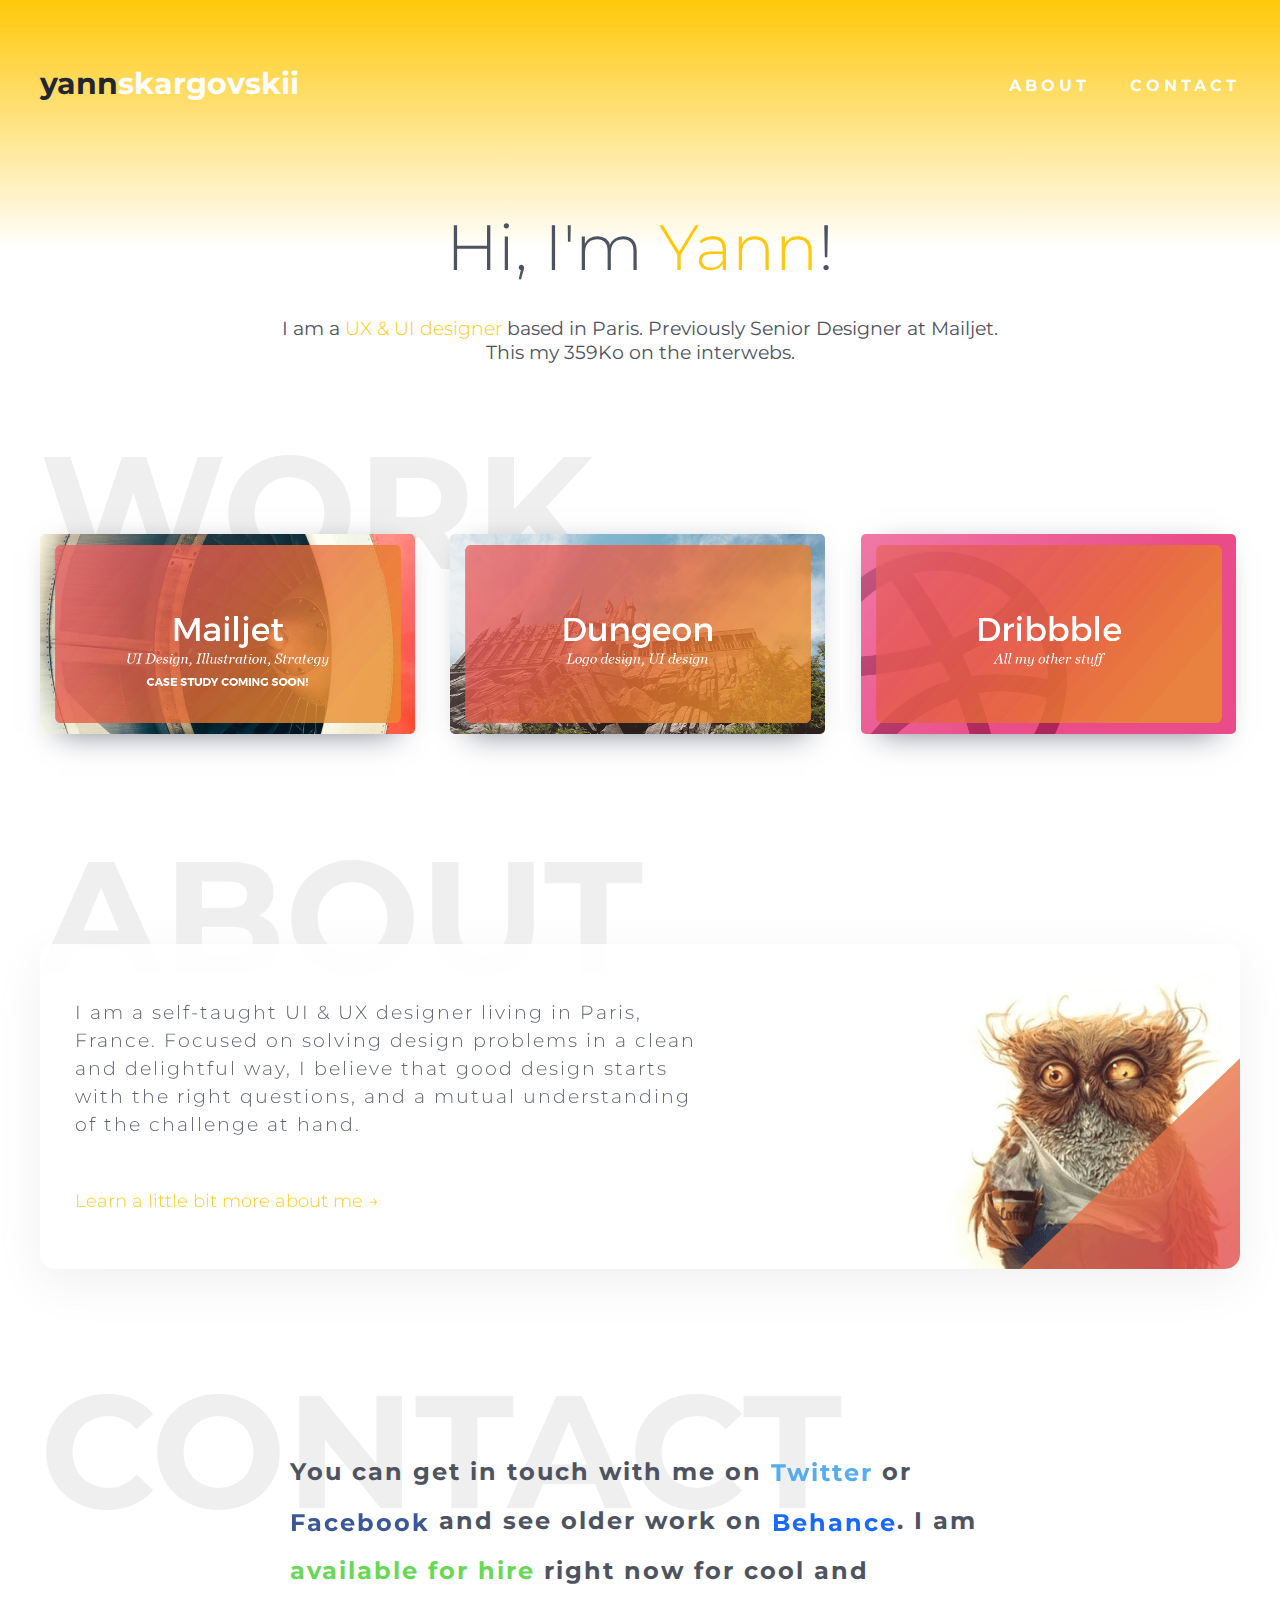
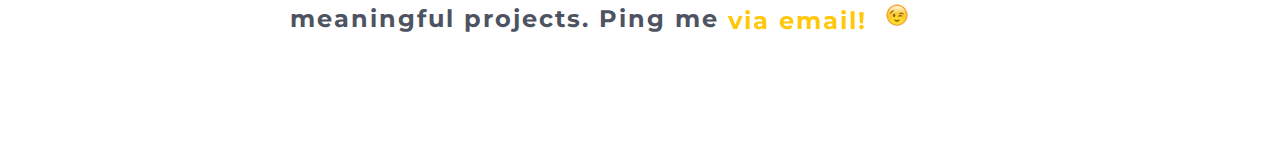
<file: index.html>
<!DOCTYPE html>
<html>
  <head>
    <meta charset="utf-8">
    <title>Yann S. - Portfolio</title>
    <link rel="apple-touch-icon" sizes="72x72" href="img/apple-touch-icon.png">
    <link rel="icon" type="image/png" href="img/favicon-32x32.png" sizes="32x32">
    <link rel="icon" type="image/png" href="img/favicon-16x16.png" sizes="16x16">
    <link rel="manifest" href="img/manifest.json">
    <link rel="mask-icon" href="img/safari-pinned-tab.svg" color="#5bbad5">
    <meta name="theme-color" content="#ffffff">
    <link rel="stylesheet" href="css/minstyle.css" media="screen" title="no title" charset="utf-8">
    <link href="https://fonts.googleapis.com/css?family=Montserrat|Source+Sans+Pro:200,300,400,700" rel="stylesheet">
    <script type="text/javascript" src="css/min.js"></script>
  </head>
  <body>
    <div class="gradient"></div>
    <section class="main wrap">
      <header>
        <a href="index.html"><h4 id="logo" class="come-in">yann<span>skargovskii</span></h4></a>
        <ul id="menu" class="come-in">
          <li><a href="#contact" class="hvr-grow">contact</a></li>
          <li><a href="about.html" class="hvr-grow">about</a></li>
        </ul>
      </header>
      <section id="welcome">
        <h1 class="come-in">Hi, I'm <b>Yann</b>!</h1>
        <h2 class="come-in">I am a <b>UX & UI designer</b> based in Paris. Previously Senior Designer at Mailjet.<br>This my 359Ko on the interwebs.</h2>
      </section>
      <section id="work">
        <h3 class="come-in">work</h3>
        <div class="grids">
          <div class="work come-in grid-4" id="mj">
            <a href="https://www.mailjet.com" target="_blank">
              <div class="atvImg" style="width:375px;height:200px;">
                <div class="atvImg-layer" data-img="img/mj-bg.png"></div>
                <div class="atvImg-layer" data-img="img/gradient.png"></div>
                <div class="atvImg-layer" data-img="img/mj.png"></div>
              </div>
            </a>
          </div>
          <div class="work come-in grid-4" id="dungeon">
            <a href="https://www.behance.net/gallery/14113875/Dungeon-open-source-CMS-for-gamers" target="_blank">
              <div class="atvImg" style="width:375px;height:200px;">

                 <div class="atvImg-layer" data-img="img/dg-bg.png"></div>
                 <div class="atvImg-layer" data-img="img/gradient.png"></div>
                 <div class="atvImg-layer" data-img="img/dg-text.png"></div>
              </div>
            </a>
          </div>
          <div class="work come-in grid-4" id="dribbble">
            <a href="https://www.dribbble.com/yanns" target="_blank">
              <div class="atvImg" style="width:375px;height:200px;">
                 <div class="atvImg-layer" data-img="img/db-bg.png"></div>
                 <div class="atvImg-layer" data-img="img/gradient.png"></div>
                 <div class="atvImg-layer" data-img="img/db-text.png"></div>
              </div>
            </a>
          </div>
        </div>
      </section>
      <section id="about">
        <h3 class="come-in">about</h3>
        <div class="grids">
          <div class="about come-in">
            <div class="text come-in grid-7">
              <p>I am a self-taught UI & UX designer living in Paris, France. Focused on solving design problems in a clean and delightful way, I believe that good design starts with the right questions, and a mutual understanding of the challenge at hand.</p><br>
              <a href="about.html" class="read-more hvr-float"></a>
            </div>
            <div class="photo come-in grid-5"></div>
          </div>
        </div>
      </section>
      <section id="contact">
        <h3 class="come-in">contact</h3>
        <p class="come-in presentation">
          You can get in touch with me on <a href="https://www.twitter.com/yannskar" id="tw" class="hvr-float" target="_blank">Twitter</a> or <a href="https://www.facebook.com/yann.skargovskii" id="fb" class="hvr-float" target="_blank">Facebook</a> and see older work on <a href="https://www.behance.net/yanns" id="be" class="hvr-float" target="_blank">Behance</a>.
          I am <i>available for hire</i> right now for cool and meaningful projects. Ping me <a href="mailto:yann.skar@gmail.com" id="mail" class="hvr-float">via email! &nbsp</a><img src="img/emoji.png" style="width:24px;height:24px;"/>
        </p>
      </section>
    </section>

  <script type="text/javascript">
    atvImg();
  </script>

  </body>
</html>
</file>
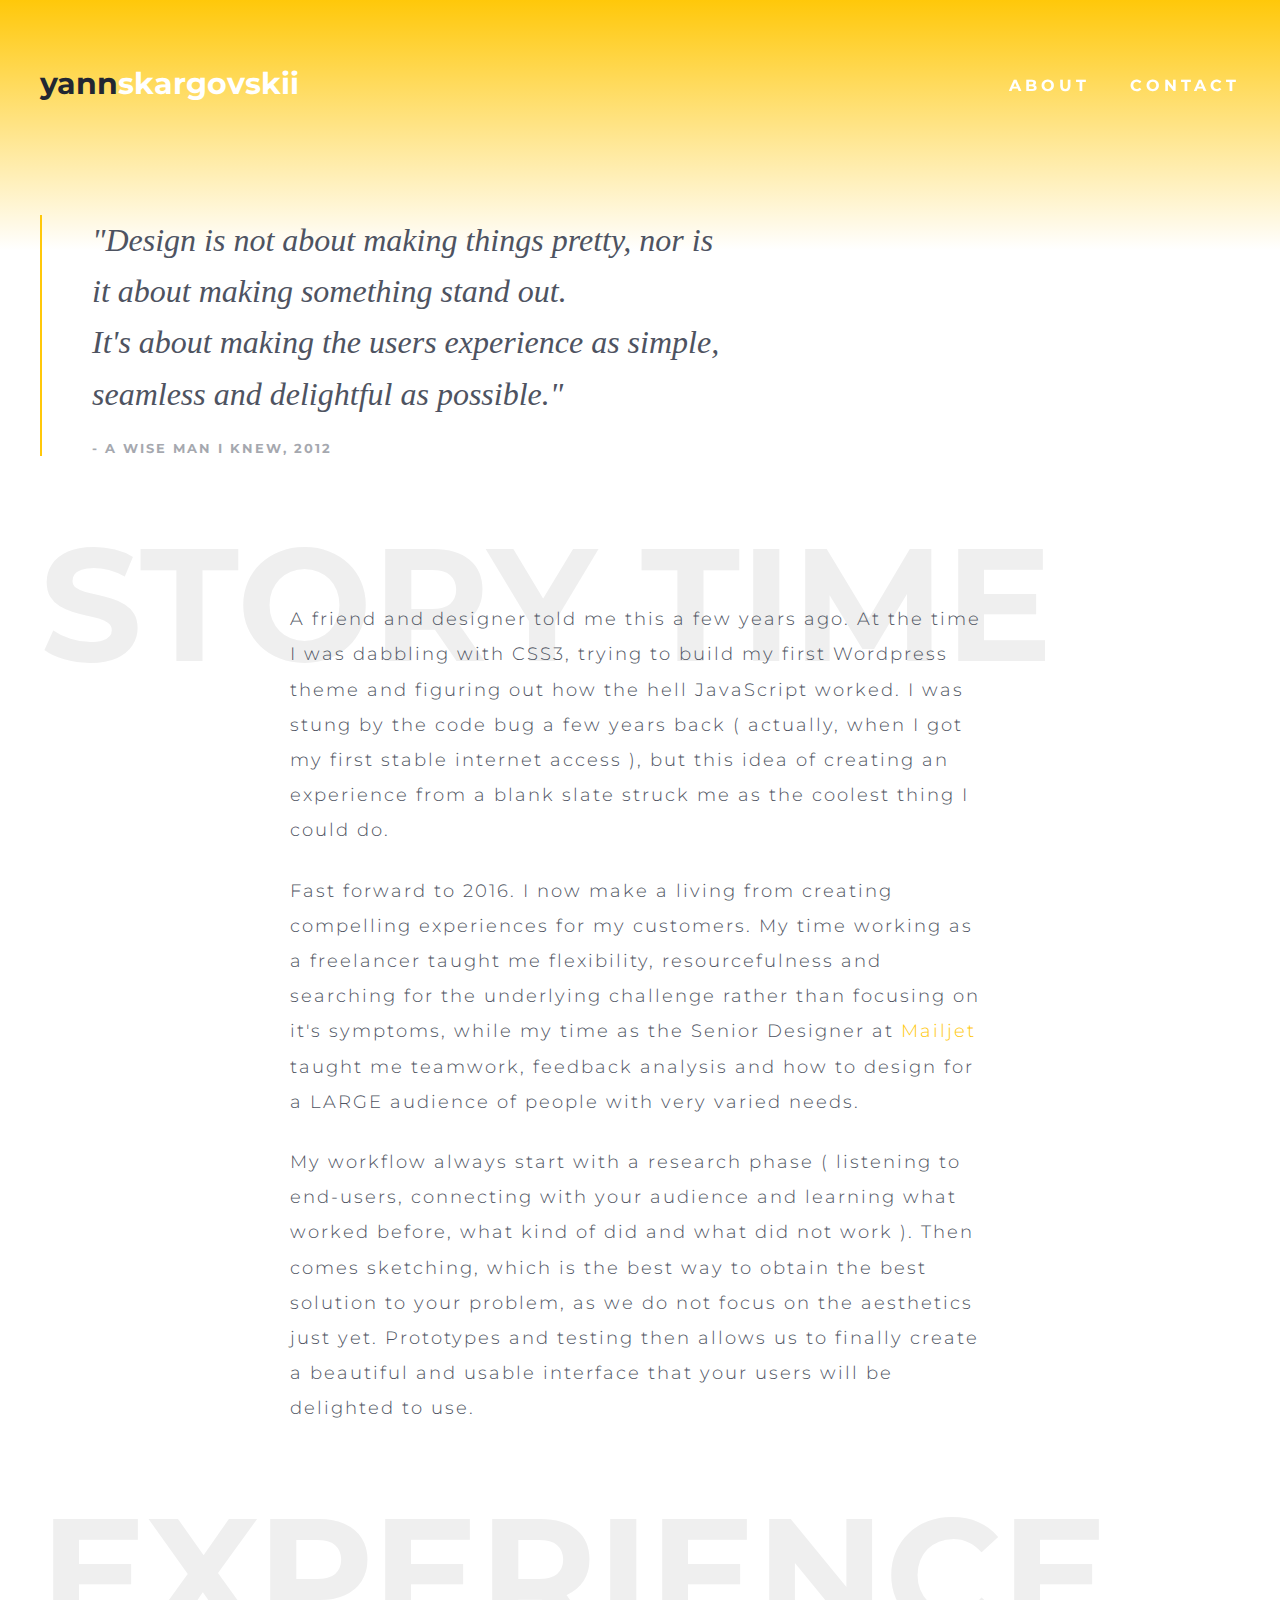
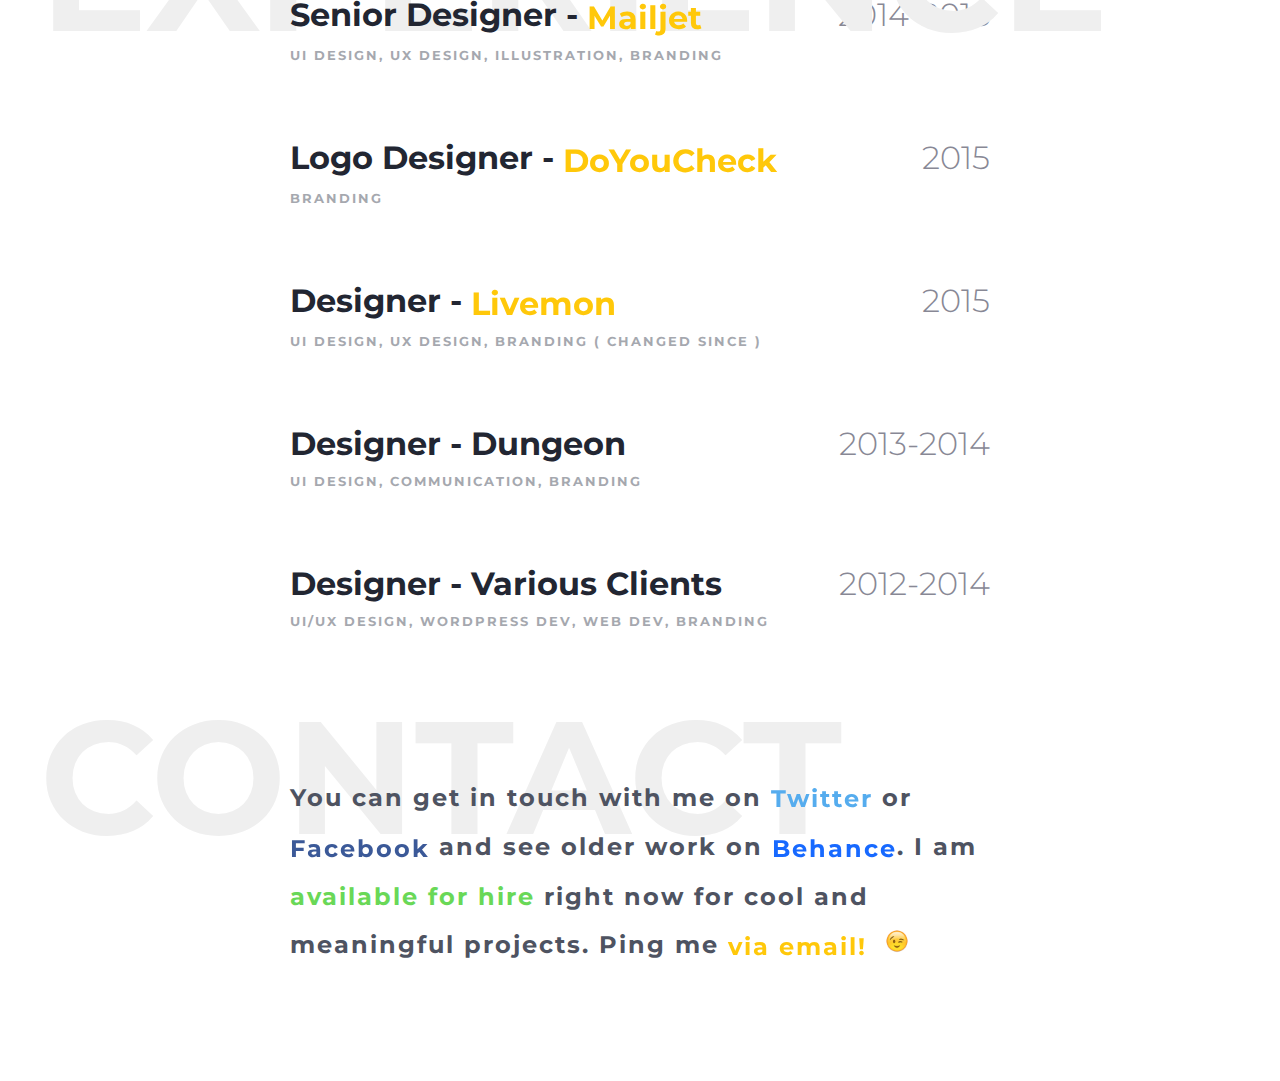
<file: about.html>
<!DOCTYPE html>
<html>
  <head>
    <meta charset="utf-8">
    <title>Yann S. - About</title>
    <link rel="apple-touch-icon" sizes="72x72" href="img/apple-touch-icon.png">
    <link rel="icon" type="image/png" href="img/favicon-32x32.png" sizes="32x32">
    <link rel="icon" type="image/png" href="img/favicon-16x16.png" sizes="16x16">
    <link rel="manifest" href="img/manifest.json">
    <link rel="mask-icon" href="img/safari-pinned-tab.svg" color="#5bbad5">
    <meta name="theme-color" content="#ffffff">
    <link rel="stylesheet" href="css/minstyle.css" media="screen" title="no title" charset="utf-8">
    <link href="https://fonts.googleapis.com/css?family=Montserrat|Source+Sans+Pro:200,300,400,700" rel="stylesheet">
    <script type="text/javascript" src="css/min.js"></script>
  </head>
  <body>
    <div class="gradient"></div>
    <section class="main wrap">
      <header>
        <a href="index.html"><h4 id="logo" class="come-in">yann<span>skargovskii</span></h4></a>
        <ul id="menu" class="come-in">
          <li><a href="#contact" class="hvr-grow">contact</a></li>
          <li><a href="about.html" class="hvr-grow">about</a></li>
        </ul>
      </header>
      <section id="quote" class="come-in">
        <div class="grids">
          <h1 class="quote grid-7">"Design is not about making things pretty, nor is it about making something stand out.<br>It's about making the users experience as simple, seamless and delightful as possible."</h1>
          <h5>- A wise man I knew, 2012</h5>
        </div>
      </section>
      <section id="presentation">
        <h3 class="come-in">story time</h3>
        <div class="presentation come-in">
          <p>
            A friend and designer told me this a few years ago. At the time I was dabbling with CSS3, trying to build my first Wordpress theme and figuring out how the hell JavaScript worked. I was stung by the code bug a few years back ( actually, when I got my first stable internet access ), but this idea of creating an experience from a blank slate struck me as the coolest thing I could do.
          </p>
          <p>
            Fast forward to 2016. I now make a living from creating compelling experiences for my customers. My time working as a freelancer taught me flexibility, resourcefulness and searching for the underlying challenge rather than focusing on it's symptoms, while my time as the Senior Designer at <a href="https://www.mailjet.com">Mailjet</a> taught me teamwork, feedback analysis and how to design for a LARGE audience of people with very varied needs.
          </p>
          <p>
            My workflow always start with a research phase ( listening to end-users, connecting with your audience and learning what worked before, what kind of did and what did not work ). Then comes sketching, which is the best way to obtain the best solution to your problem, as we do not focus on the aesthetics just yet. Prototypes and testing then allows us to finally create a beautiful and usable interface that your users will be delighted to use.
          </p>
        </div>
      </section>
      <section id="experience">
        <h3 class="come-in">experience</h3>
        <div class="presentation come-in">
          <h6>Senior Designer - <a href="https://www.mailjet.com" class="hvr-float">Mailjet</a><span>2014-2016</span></h6>
          <h5>UI Design, UX Design, Illustration, Branding</h4>
        </div>
        <div class="presentation come-in">
          <h6>Logo Designer - <a href="https://www.doyoucheck.com" class="hvr-float">DoYouCheck</a><span>2015</span></h6>
          <h5>Branding</h4>
        </div>
        <div class="presentation come-in">
          <h6>Designer - <a href="https://www.livemon.com" class="hvr-float">Livemon</a><span>2015</span></h6>
          <h5>UI Design, UX Design, Branding ( changed since )</h4>
        </div>
        <div class="presentation come-in">
          <h6>Designer - Dungeon<span>2013-2014</span></h6>
          <h5>UI Design, Communication, Branding</h4>
        </div>
        <div class="presentation come-in">
          <h6>Designer - Various Clients<span>2012-2014</span></h6>
          <h5>UI/UX Design, Wordpress Dev, Web Dev, Branding</h4>
        </div>
      </section>
      <section id="contact">
        <h3 class="come-in">contact</h3>
        <p class="come-in presentation">
          You can get in touch with me on <a href="https://www.twitter.com/yannskar" id="tw" class="hvr-float" target="_blank">Twitter</a> or <a href="https://www.facebook.com/yann.skargovskii" id="fb" class="hvr-float" target="_blank">Facebook</a> and see older work on <a href="https://www.behance.net/yanns" id="be" class="hvr-float" target="_blank">Behance</a>.
          I am <i>available for hire</i> right now for cool and meaningful projects. Ping me <a href="mailto:yann.skar@gmail.com" id="mail" class="hvr-float">via email! &nbsp</a><img src="img/emoji.png" style="width:24px;height:24px;"/>
        </p>
      </section>
    </section>
    </section>

  <script type="text/javascript">
    atvImg();
  </script>

  </body>
</html>
</file>
<file: css/minstyle.css>
*{text-rendering:optimizeLegibility;-webkit-font-smoothing:antialiased;-moz-osx-font-smoothing:grayscale}@-webkit-keyframes fadeInUp{from{opacity:0;-webkit-transform:translate3d(1%,10%,0);transform:translate3d(1%,10%,0)}to{opacity:1;-webkit-transform:none;transform:none}}@keyframes fadeInUp{from{opacity:0;-webkit-transform:translate3d(1%,10%,0);transform:translate3d(1%,10%,0)}to{opacity:1;-webkit-transform:none;transform:none}}.come-in{-webkit-animation-name:fadeInUp;animation-name:fadeInUp;-webkit-animation-duration:.8s;animation-duration:.8s;-webkit-animation-fill-mode:both;animation-fill-mode:both}html{margin:0;padding:0;background-color:#fff;background-image:-moz-linear-gradient(90deg,#fff 0%,#ffc80a 100%);background-image:-webkit-linear-gradient(90deg,#fff 0%,#ffc80a 100%);background-image:-ms-linear-gradient(90deg,#fff 0%,#ffc80a 100%);z-index:50!important;height:250px;background-repeat:no-repeat}body{margin:25px}section{padding:0}.main{width:100%;color:#222632;max-width:1200px;margin:50px auto}header{margin-top:30px;min-height:100px}ul{list-style-type:none;margin:0;padding:0;overflow:hidden}li{float:right;margin-left:40px;margin-top:10px}li>a{font-family:Montserrat;font-weight:700;font-size:1em;letter-spacing:4px;color:#fff;text-decoration:none;text-transform:uppercase;animation-delay:.3s}li>a:hover{color:#4e5361}#logo{float:left}#menu{float:right}.hvr-grow{display:inline-block;vertical-align:middle;-webkit-transform:translateZ(0);transform:translateZ(0);box-shadow:0 0 1px rgba(0,0,0,0);-webkit-backface-visibility:hidden;backface-visibility:hidden;-moz-osx-font-smoothing:grayscale;-webkit-transition-duration:.3s;transition-duration:.3s;-webkit-transition-property:transform;transition-property:transform}.hvr-grow:hover,.hvr-grow:focus,.hvr-grow:active{-webkit-transform:scale(1.1);transform:scale(1.1)}h1{font-size:4em;font-weight:300;font-family:Montserrat,sans-serif;color:#4e5361;text-align:center;margin-bottom:30px;animation-delay:.5s}h2{font-size:1.2em;font-family:Montserrat,sans-serif;font-weight:400;color:#4e5361;text-align:center;animation-delay:.55s}h3{font-size:10em;font-weight:700;font-family:Montserrat,sans-serif;color:#efefef;text-transform:uppercase;margin-top:50px;margin-bottom:-150px;z-index:0!important;overflow:hidden!important;animation-delay:.6s}h4{font-size:30px;font-weight:700;font-family:Montserrat;color:#222632;margin-top:0;animation-delay:.2s}h4>span{font-family:Montserrat;color:#fff}b{color:#ffc80a;font-weight:300}a{text-decoration:none!important}#work>h3{margin-bottom:-75px}.work{display:inline-block;margin:0 auto;margin-top:75px}#mj{animation-delay:.6s;margin:auto;margin-bottom:35px;margin-right:3.2%}#dungeon{animation-delay:.8s;margin:auto;margin-bottom:35px;margin-right:3.2%}#dribbble{animation-delay:1s;margin:auto;margin-bottom:35px}.about{display:inline-block;width:100%;max-width:1200px;background-color:#fff;border-radius:15px;z-index:10!important;margin-top:80px;margin-bottom:30px;padding:0!important;overflow:hidden;box-shadow:0 15px 50px #efefef;opacity:.9;animation-delay:1.2s}.about,p{font-family:Montserrat;font-weight:300;font-size:1.1em;line-height:28px;letter-spacing:2px;color:#4e5361}.text{display:inline-block;float:left;padding:35px 0 35px 35px;width:60%;animation-delay:1.4s}.read-more:after{content:'Learn a little bit more about me \2192';color:#ffc80a;text-decoration:none!important}.photo{display:inline-block;width:30%;height:100%;min-height:325px;float:right;overflow:hidden;animation-delay:1.6s;background-image:url(../img/photo.png);background-repeat:no-repeat;background-position:bottom right}#contact{margin-bottom:100px}.hvr-float{display:inline-block;vertical-align:middle;-webkit-transform:translateZ(0);transform:translateZ(0);box-shadow:0 0 1px rgba(0,0,0,0);-webkit-backface-visibility:hidden;backface-visibility:hidden;-moz-osx-font-smoothing:grayscale;-webkit-transition-duration:.3s;transition-duration:.3s;-webkit-transition-property:transform;transition-property:transform;-webkit-transition-timing-function:ease-out;transition-timing-function:ease-out}.hvr-float:hover,.hvr-float:focus,.hvr-float:active{-webkit-transform:translateY(-8px);transform:translateY(-8px)}#contact>p{font-family:Montserrat,sans-serif;font-weight:700;font-size:1.5em;line-height:2em;width:65%;margin-top:50px;animation-delay:1.8s}#contact>p>i{color:#69d857;font-style:normal}#tw{color:#55acee}#fb{color:#3b5998}#be{color:#1769ff}#mail{color:#ffc80a}#quote{margin-top:50px;padding-left:50px;border-left:#ffc80a solid 2px}.quote{text-align:left;font-family:Georgia,serif;font-size:2em;font-style:italic;line-height:1.6em;letter-spacing:2px}h5{text-align:left;font-family:Montserrat,sans-serif;font-size:.8em;letter-spacing:2px;color:#4e5361;text-transform:uppercase;opacity:.5}.presentation{max-width:700px;margin:auto;margin-top:50px}.presentation>p{margin-top:25px;line-height:2em}p>a{color:#ffc80a;text-decoration:none}h6{font-family:Montserrat,sans-serif;font-weight:700;font-size:2em;text-align:left;margin-bottom:-10px}h6>a{color:#ffc80a;text-decoration:none}h6>span{float:right;font-weight:300;color:#888895}@media screen and (max-width: 1000px){.photo{display:none!important}}@media screen and (max-width: 1150px){.atvImg{width:525px!important;height:300px!important;margin:auto!important;overflow:visible!important;z-index:50!important}h3{text-align:center}}@media screen and (max-width: 750px){p{font-size:1.7em!important;line-height:2em!important;text-align:center!important;margin:auto}h2{font-size:2.5em}.atvImg{width:350px!important;height:200px!important;margin:auto!important}}.atvImg{border-radius:5px;transform-style:preserve-3d;-webkit-tap-highlight-color:rgba(#000,0)}.atvImg img{border-radius:5px;box-shadow:0 2px 8px rgba(14,21,47,0.25)}.atvImg-container{position:relative;width:100%;height:100%;border-radius:5px;transition:all .2s ease-out}.atvImg-container.over .atvImg-shadow{box-shadow:0 45px 100px rgba(14,21,47,0.4),0 16px 40px rgba(14,21,47,0.4)}.atvImg-layers{position:relative;width:100%;height:100%;border-radius:5px;overflow:hidden;transform-style:preserve-3d}.atvImg-rendered-layer{position:absolute;width:104%;height:104%;top:-2%;left:-2%;background-repeat:no-repeat;background-position:center;background-color:transparent;background-size:cover;transition:all .1s ease-out}.atvImg-shadow{position:absolute;top:5%;left:5%;width:90%;height:90%;transition:all .2s ease-out;box-shadow:0 8px 30px rgba(14,21,47,0.6)}.atvImg-shine{position:absolute;top:0;left:0;right:0;bottom:0;border-radius:5px;background:linear-gradient(135deg,rgba(255,255,255,.25) 0%,rgba(255,255,255,0) 60%)}.wrap{max-width:1200px;padding:10px;margin:0 auto}.grids{width:auto;max-width:1200px;margin:0;list-style:none;letter-spacing:-.25em}.grids [class*="grid-"]{display:inline-block;margin:0;margin:auto;-webkit-box-sizing:border-box;-moz-box-sizing:border-box;box-sizing:border-box;vertical-align:top;letter-spacing:0}.grid-1{width:6.15%}.grid-2{width:14.583%}.grid-3{width:22.917%}.grid-4,.grid-one-third{width:31%}.grid-5{width:39.583%}.grid-6,.grid-half{width:47.917%}.grid-7{width:56.25%}.grid-8,.grid-two-thirds{width:64.2%}.grid-9{width:72.917%}.grid-10{width:81.25%}.grid-11{width:89.583%}.grid-12{width:97.917%;margin:0}@media screen and (max-width: 1150px){.grids{margin:0;width:auto;overflow:hidden}.grids [class*="grid-"]{display:block;width:95%;margin:auto}}
</file>
